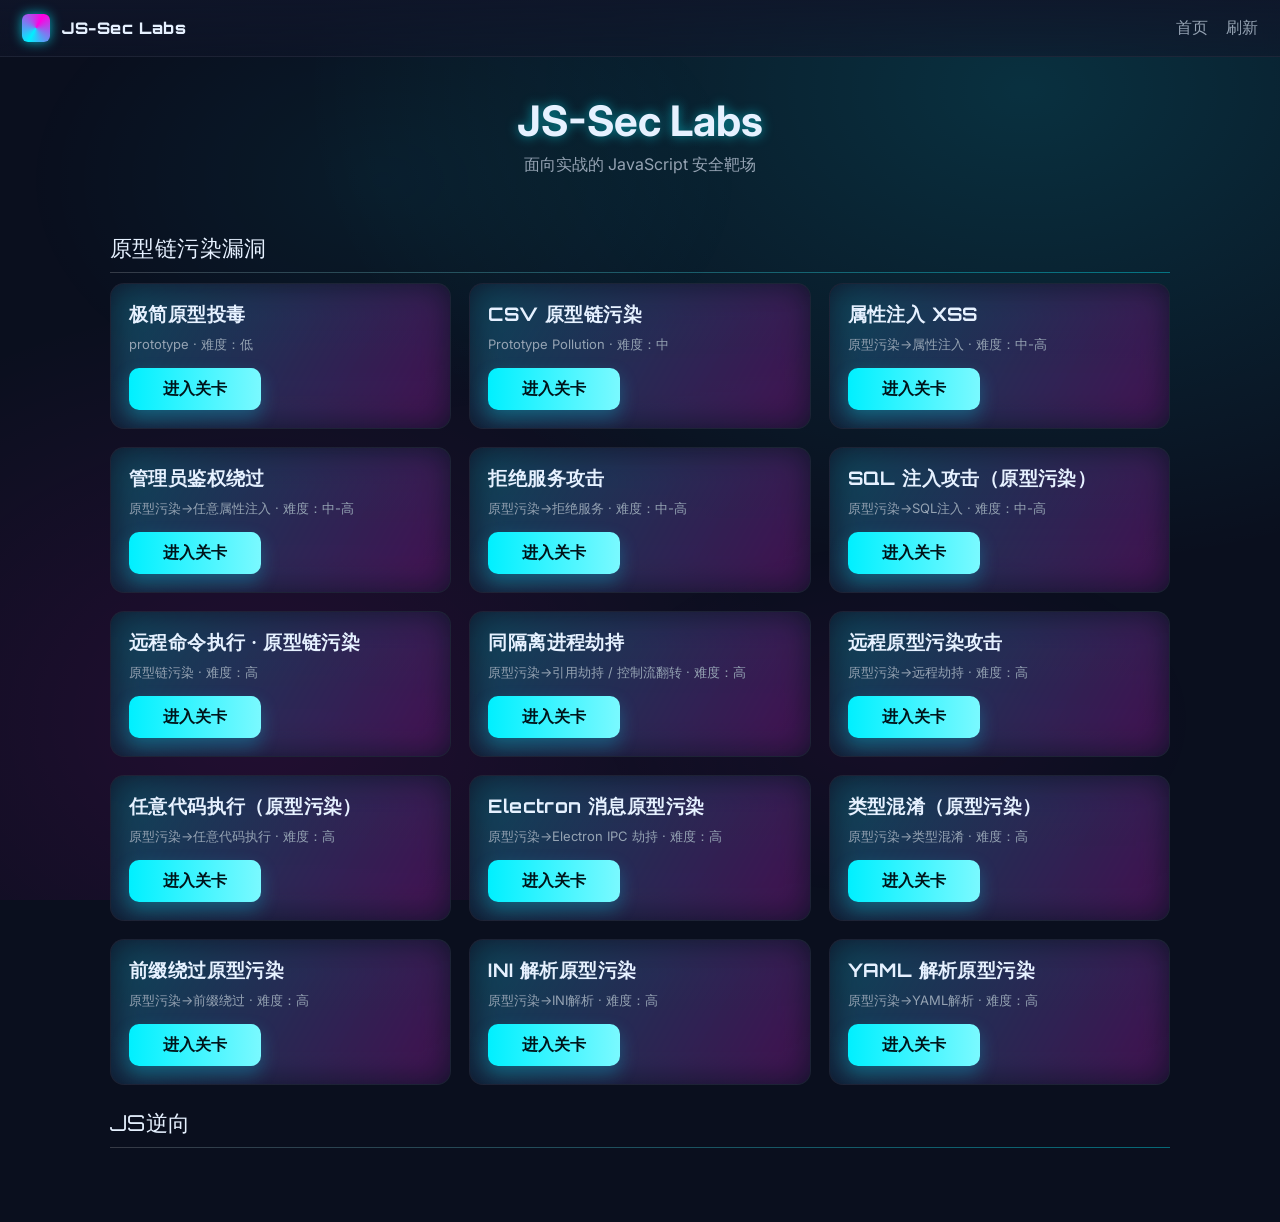
<file: index.html>
<!doctype html>
<html lang="zh-CN">
  <head>
    <meta charset="utf-8" />
    <meta name="viewport" content="width=device-width, initial-scale=1" />
    <title>JS-Sec Labs</title>
    <link rel="preconnect" href="https://fonts.googleapis.com">
    <link rel="preconnect" href="https://fonts.gstatic.com" crossorigin>
    <link href="https://fonts.googleapis.com/css2?family=Orbitron:wght@400;600;800&family=Inter:wght@300;400;600&display=swap" rel="stylesheet">
    <link rel="stylesheet" href="assets/css/style.css" />
  </head>
  <body>
    <div id="app" class="app-shell">
      <!-- Header and background are injected by UI -->
      <main class="container">
        <section class="hero">
          <h1 class="glow">JS-Sec Labs</h1>
          <p class="tagline">面向实战的 JavaScript 安全靶场</p>
        </section>
        <section>
          <div id="directionsText" aria-label="directions" class="text-layout"></div>
        </section>
      </main>
    </div>

    <script type="module" src="assets/js/ui.js"></script>
    <script type="module" src="assets/js/main.js"></script>
  </body>
</html>
</file>
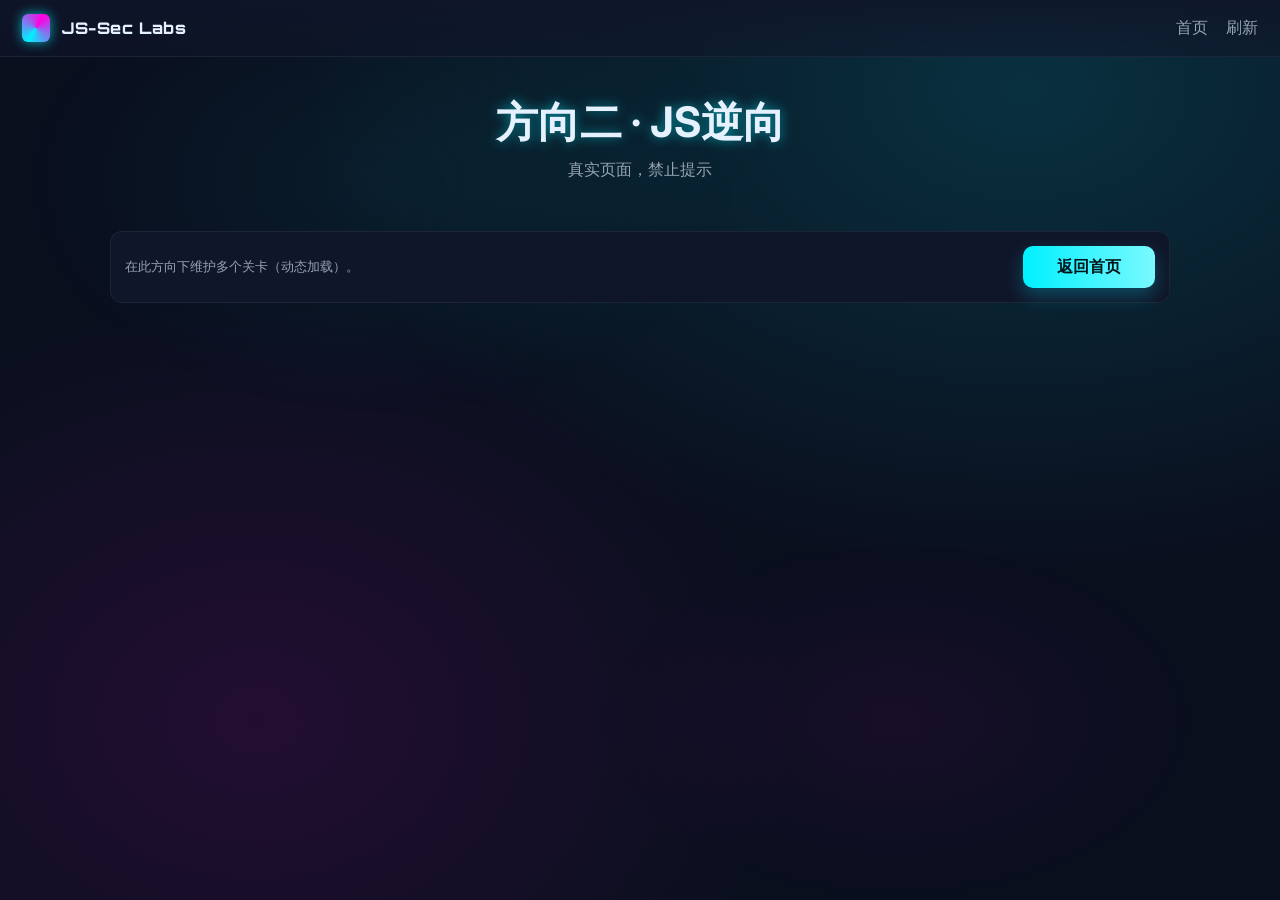
<file: directions/reverse/index.html>
<!doctype html>
<html lang="zh-CN">
  <head>
    <meta charset="utf-8" />
    <meta name="viewport" content="width=device-width, initial-scale=1" />
    <title>方向二 · JS逆向</title>
    <link rel="preconnect" href="https://fonts.googleapis.com">
    <link rel="preconnect" href="https://fonts.gstatic.com" crossorigin>
    <link href="https://fonts.googleapis.com/css2?family=Orbitron:wght@400;600;800&family=Inter:wght@300;400;600&display=swap" rel="stylesheet">
    <link rel="stylesheet" href="../../assets/css/style.css" />
  </head>
  <body>
    <div id="app" class="app-shell">
      <main class="container">
        <section class="hero">
          <h1 class="glow">方向二 · JS逆向</h1>
          <p class="tagline">真实页面，禁止提示</p>
        </section>
        <section>
          <div id="levels" class="levels-grid" aria-label="levels"></div>
        </section>
        <div class="panel" style="margin-top: 16px; display:flex; justify-content:space-between; align-items:center;">
          <span class="hint">在此方向下维护多个关卡（动态加载）。</span>
          <a class="btn" href="../../index.html">返回首页</a>
        </div>
      </main>
    </div>

    <script type="module" src="../../assets/js/ui.js"></script>
    <script type="module" src="./rev.js"></script>
  </body>
  </html>
</file>
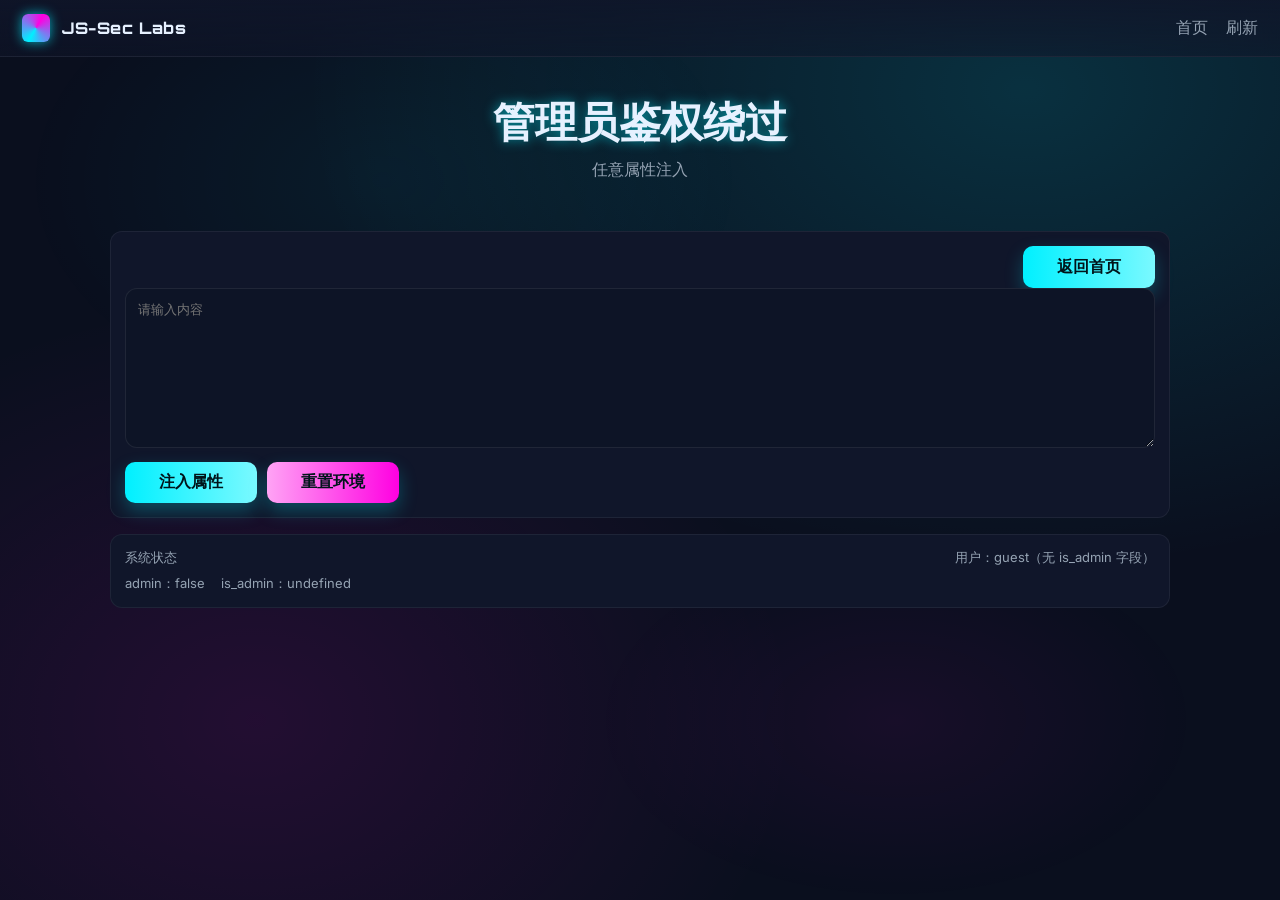
<file: directions/prototype/pp-admin-bypass/index.html>
<!doctype html>
<html lang="zh-CN">
  <head>
    <meta charset="utf-8" />
    <meta name="viewport" content="width=device-width, initial-scale=1" />
    <title>管理员鉴权绕过</title>
    <link rel="preconnect" href="https://fonts.googleapis.com">
    <link rel="preconnect" href="https://fonts.gstatic.com" crossorigin>
    <link href="https://fonts.googleapis.com/css2?family=Orbitron:wght@400;600;800&family=Inter:wght@300;400;600&display=swap" rel="stylesheet">
    <link rel="stylesheet" href="../../../assets/css/style.css" />
  </head>
  <body>
    <div id="app" class="app-shell">
      <main class="container">
        <section class="hero">
          <h1 class="glow">管理员鉴权绕过</h1>
          <p class="tagline">任意属性注入</p>
        </section>

        <section class="panel" id="injectPanel">
          <div style="display:flex; gap:12px; align-items:center; justify-content:space-between;">
            <div></div>
            <a class="btn" href="../../../index.html">返回首页</a>
          </div>
          <textarea id="payloadInput" class="textarea" placeholder='请输入内容'></textarea>
          <div style="margin-top: 10px; display:flex; gap:10px; flex-wrap:wrap;">
            <button id="applyBtn" class="btn">注入属性</button>
            <button id="resetBtn" class="btn" style="background: linear-gradient(90deg, #ffa4f5, #ff00e1);">重置环境</button>
          </div>
        </section>

        <section class="panel" id="statusPanel" style="margin-top:16px;">
          <div style="display:flex; justify-content:space-between; align-items:center;">
            <div class="hint">系统状态</div>
            <div id="userInfo" class="hint">用户：guest（无 is_admin 字段）</div>
          </div>
          <div style="margin-top:8px; display:flex; gap:16px; flex-wrap:wrap;">
            <div id="adminStatus" class="hint">admin：false</div>
            <div id="fieldStatus" class="hint">is_admin：undefined</div>
          </div>
        </section>

        <section id="adminConsole" class="admin hidden">
          <h4>系统控制台</h4>
          <div class="status">访问等级：管理员</div>
          <div style="margin-top:6px;">管理员信息：<span style="color: var(--accent);">FLAG{ADMIN_ONLY_BYPASS}</span></div>
          <div style="margin-top:8px; display:flex; gap:8px;">
            <button class="btn">查看系统日志</button>
            <button class="btn" style="background: linear-gradient(90deg, var(--success), #9cffc0);">切换维护模式</button>
          </div>
        </section>

        <section id="secretPanel" class="panel hidden" style="margin-top:16px;">
          <div class="hint">受保护的内容</div>
          <div style="margin-top:8px;">CTF Flag：<span style="color: var(--accent)">FLAG{PP_ADMIN_BYPASS_SUCCESS}</span></div>
        </section>
      </main>
    </div>

    <script type="module" src="../../../assets/js/ui.js"></script>
    <script type="module" src="./app.js"></script>
  </body>
</html>
</file>
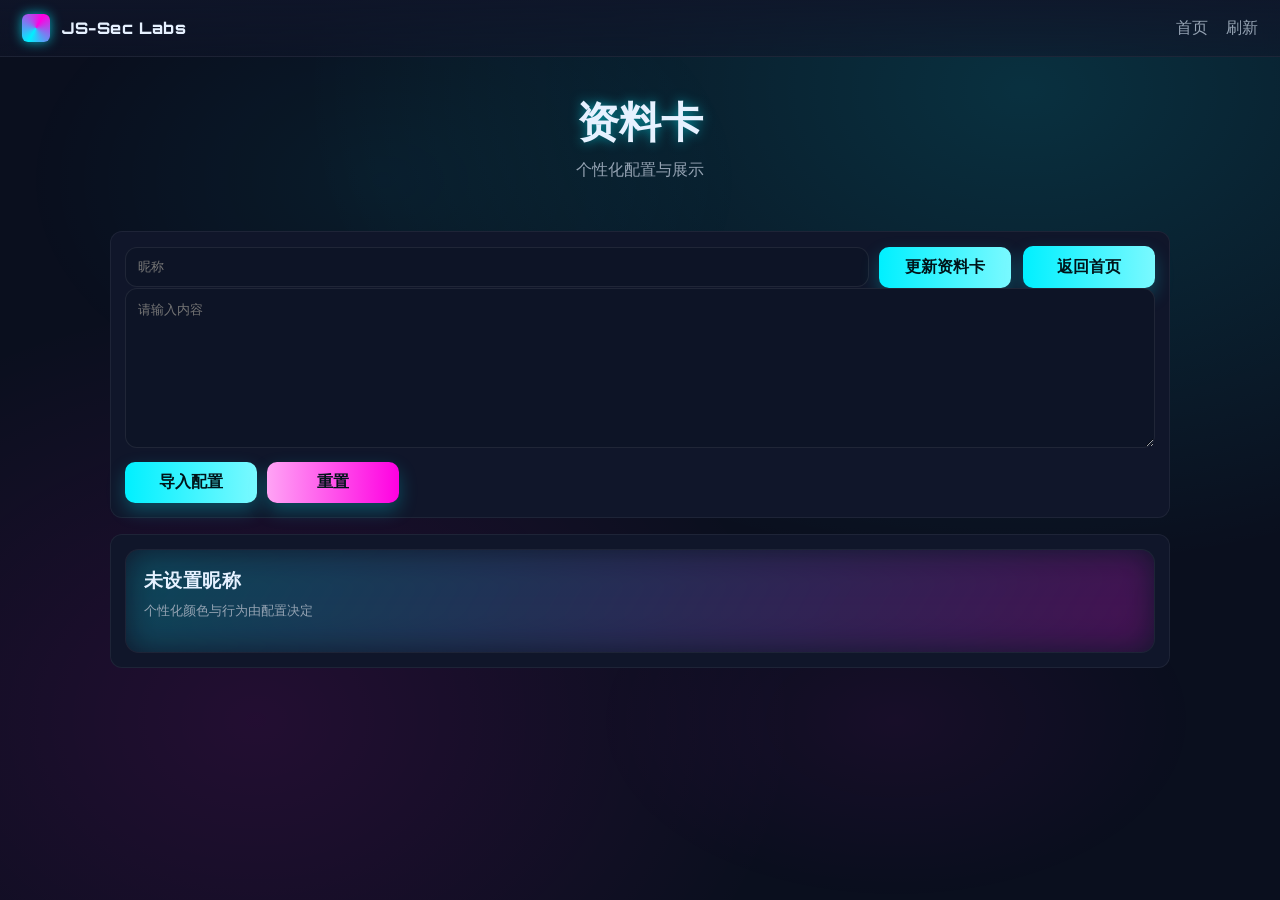
<file: directions/prototype/pp-attr-xss/index.html>
<!doctype html>
<html lang="zh-CN">
  <head>
    <meta charset="utf-8" />
    <meta name="viewport" content="width=device-width, initial-scale=1" />
    <title>资料卡 · 个性化配置</title>
    <link rel="preconnect" href="https://fonts.googleapis.com">
    <link rel="preconnect" href="https://fonts.gstatic.com" crossorigin>
    <link href="https://fonts.googleapis.com/css2?family=Orbitron:wght@400;600;800&family=Inter:wght@300;400;600&display=swap" rel="stylesheet">
    <link rel="stylesheet" href="../../../assets/css/style.css" />
  </head>
  <body>
    <div id="app" class="app-shell">
      <main class="container">
        <section class="hero">
          <h1 class="glow">资料卡</h1>
          <p class="tagline">个性化配置与展示</p>
        </section>

        <section class="panel" id="editor">
          <div style="display:flex; gap:12px; align-items:center; justify-content:space-between;">
            <div style="flex:1; display:flex; gap:10px; align-items:center;">
              <input id="nickname" class="textarea" style="min-height:0; height:40px;" placeholder="昵称" />
              <button id="applyNickname" class="btn">更新资料卡</button>
            </div>
            <a class="btn" href="../../../index.html">返回首页</a>
          </div>

          <textarea id="cfgInput" class="textarea" placeholder='请输入内容'></textarea>
          <div style="margin-top: 10px; display:flex; gap:10px;">
            <button id="applyCfg" class="btn">导入配置</button>
            <button id="reset" class="btn" style="background: linear-gradient(90deg, #ffa4f5, #ff00e1);">重置</button>
          </div>
        </section>

        <section class="panel" style="margin-top:16px;">
          <div id="card" class="card">
            <div class="content">
              <h3 id="cardTitle">未设置昵称</h3>
              <div id="cardInfo" class="meta">个性化颜色与行为由配置决定</div>
            </div>
          </div>
        </section>
      </main>
    </div>

    <script type="module" src="../../../assets/js/ui.js"></script>
    <script type="module" src="./app.js"></script>
  </body>
  </html>
</file>
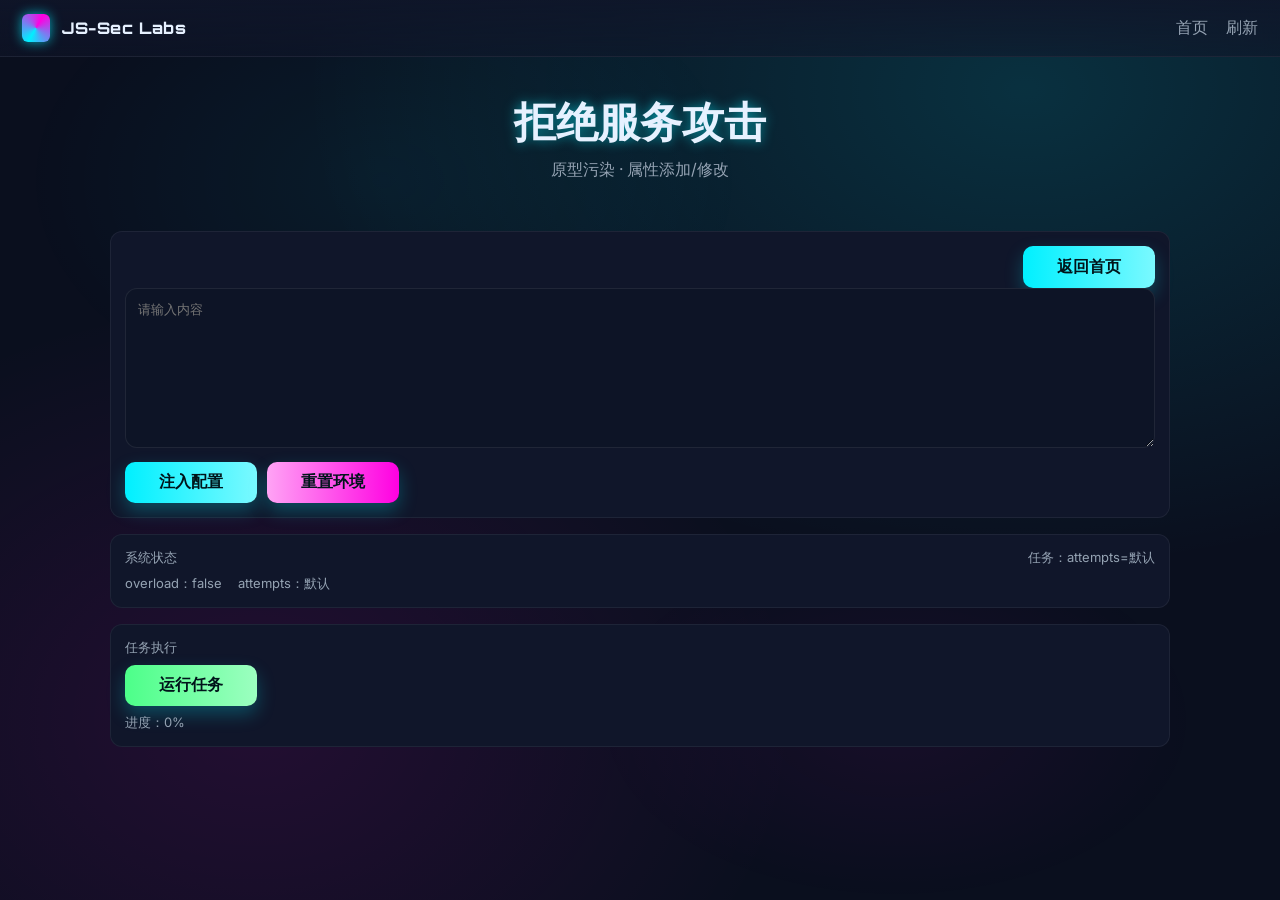
<file: directions/prototype/pp-dos-attack/index.html>
<!doctype html>
<html lang="zh-CN">
  <head>
    <meta charset="utf-8" />
    <meta name="viewport" content="width=device-width, initial-scale=1" />
    <title>拒绝服务攻击（原型污染）</title>
    <link rel="preconnect" href="https://fonts.googleapis.com">
    <link rel="preconnect" href="https://fonts.gstatic.com" crossorigin>
    <link href="https://fonts.googleapis.com/css2?family=Orbitron:wght@400;600;800&family=Inter:wght@300;400;600&display=swap" rel="stylesheet">
    <link rel="stylesheet" href="../../../assets/css/style.css" />
  </head>
  <body>
    <div id="app" class="app-shell">
      <main class="container">
        <section class="hero">
          <h1 class="glow">拒绝服务攻击</h1>
          <p class="tagline">原型污染 · 属性添加/修改</p>
        </section>

        <section class="panel" id="injectPanel">
          <div style="display:flex; gap:12px; align-items:center; justify-content:space-between;">
            <div></div>
            <a class="btn" href="../../../index.html">返回首页</a>
          </div>
          <textarea id="payloadInput" class="textarea" placeholder='请输入内容'></textarea>
          <div style="margin-top: 10px; display:flex; gap:10px; flex-wrap:wrap;">
            <button id="applyBtn" class="btn">注入配置</button>
            <button id="resetBtn" class="btn" style="background: linear-gradient(90deg, #ffa4f5, #ff00e1);">重置环境</button>
          </div>
        </section>

        <section class="panel" id="statusPanel" style="margin-top:16px;">
          <div style="display:flex; justify-content:space-between; align-items:center;">
            <div class="hint">系统状态</div>
            <div id="jobInfo" class="hint">任务：attempts=默认</div>
          </div>
          <div style="margin-top:8px; display:flex; gap:16px; flex-wrap:wrap;">
            <div id="overloadStatus" class="hint">overload：false</div>
            <div id="attemptsStatus" class="hint">attempts：默认</div>
          </div>
        </section>

        <section class="panel" id="jobPanel" style="margin-top:16px;">
          <div style="display:flex; justify-content:space-between; align-items:center;">
            <div class="hint">任务执行</div>
            <div></div>
          </div>
          <div style="margin-top:8px; display:flex; gap:8px;">
            <button id="runBtn" class="btn" style="background: linear-gradient(90deg, var(--success), #9cffc0);">运行任务</button>
          </div>
          <div id="progress" class="hint" style="margin-top:8px;">进度：0%</div>
        </section>

        <section id="secretPanel" class="panel hidden" style="margin-top:16px;">
          <div class="hint">受保护的内容</div>
          <div style="margin-top:8px;">CTF Flag：<span style="color: var(--accent)">FLAG{PP_DOS_ATTACK_SUCCESS}</span></div>
        </section>
      </main>
    </div>

    <script type="module" src="../../../assets/js/ui.js"></script>
    <script type="module" src="./app.js"></script>
  </body>
</html>
</file>
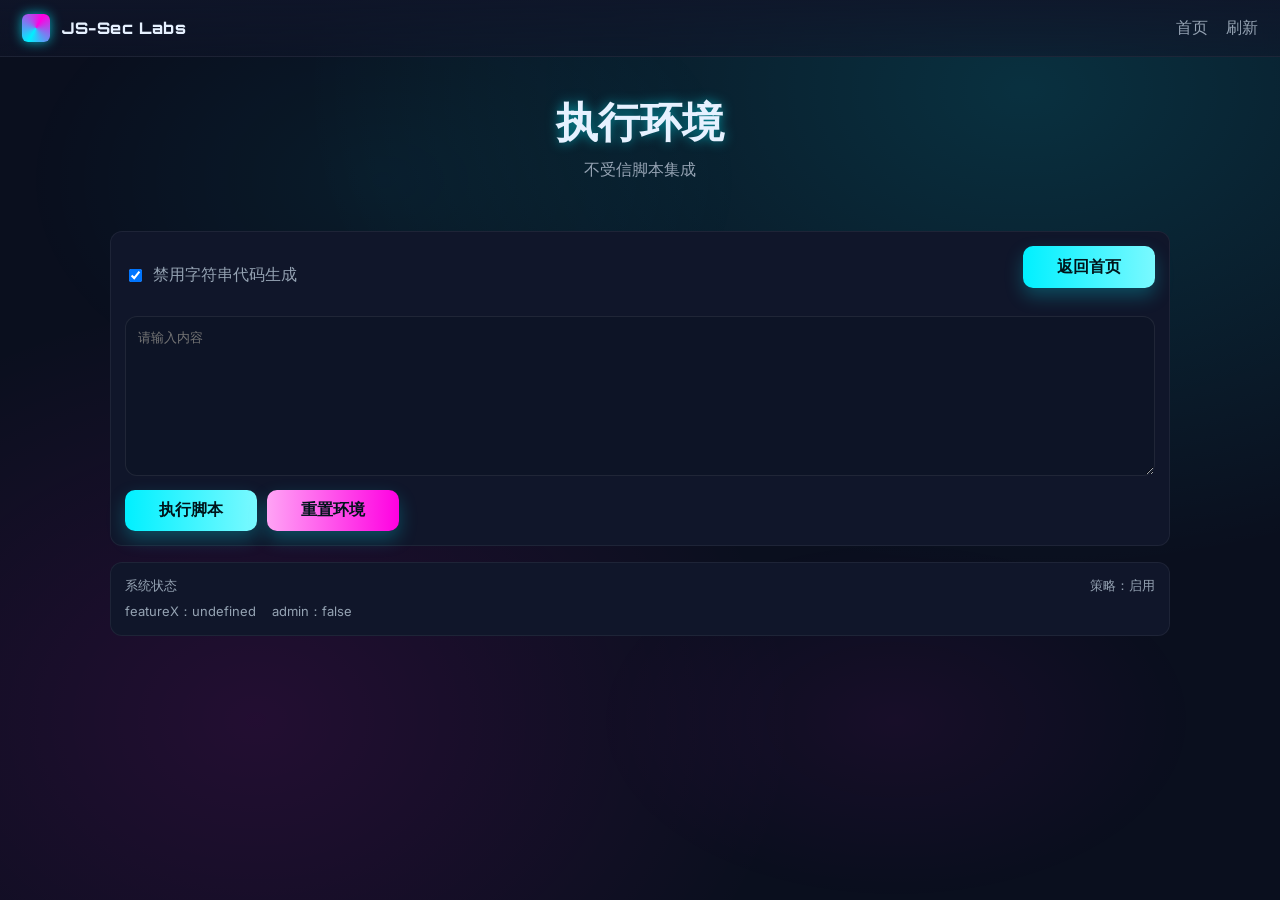
<file: directions/prototype/pp-isolate-hijack/index.html>
<!doctype html>
<html lang="zh-CN">
  <head>
    <meta charset="utf-8" />
    <meta name="viewport" content="width=device-width, initial-scale=1" />
    <title>执行环境 · 不受信脚本</title>
    <link rel="preconnect" href="https://fonts.googleapis.com">
    <link rel="preconnect" href="https://fonts.gstatic.com" crossorigin>
    <link href="https://fonts.googleapis.com/css2?family=Orbitron:wght@400;600;800&family=Inter:wght@300;400;600&display=swap" rel="stylesheet">
    <link rel="stylesheet" href="../../../assets/css/style.css" />
  </head>
  <body>
    <div id="app" class="app-shell">
      <main class="container">
        <section class="hero">
          <h1 class="glow">执行环境</h1>
          <p class="tagline">不受信脚本集成</p>
        </section>

        <section class="panel" id="sandboxPanel">
          <div style="display:flex; gap:12px; align-items:center; justify-content:space-between;">
            <label style="display:flex; align-items:center; gap:8px; color: var(--muted);">
              <input type="checkbox" id="noCodeGen" checked />
              禁用字符串代码生成
            </label>
            <a class="btn" href="../../../index.html">返回首页</a>
          </div>
          <textarea id="scriptInput" class="textarea" placeholder='请输入内容'></textarea>
          <div style="margin-top: 10px; display:flex; gap:10px;">
            <button id="runBtn" class="btn">执行脚本</button>
            <button id="resetBtn" class="btn" style="background: linear-gradient(90deg, #ffa4f5, #ff00e1);">重置环境</button>
          </div>
        </section>

        <section class="panel" id="statusPanel" style="margin-top:16px;">
          <div style="display:flex; justify-content:space-between; align-items:center;">
            <div class="hint">系统状态</div>
            <div id="policyStatus" class="hint">策略：启用</div>
          </div>
          <div style="margin-top:8px; display:flex; gap:16px; flex-wrap:wrap;">
            <div id="featureStatus" class="hint">featureX：undefined</div>
            <div id="adminStatus" class="hint">admin：false</div>
          </div>
        </section>

        <section id="adminConsole" class="admin hidden">
          <h4>系统控制台</h4>
          <div class="status">访问等级：管理员</div>
          <div class="hint" style="margin-top:6px;">管理员敏感信息：<span style="color: var(--accent);">FLAG{ADMIN_ONLY_ISOLATE}</span></div>
          <div style="margin-top:8px; display:flex; gap:8px;">
            <button class="btn">查看系统日志</button>
            <button class="btn" style="background: linear-gradient(90deg, var(--success), #9cffc0);">切换维护模式</button>
          </div>
        </section>

        <section id="secretPanel" class="panel hidden" style="margin-top:16px;">
          <div class="hint">受保护的内容</div>
          <div style="margin-top:8px;">CTF Flag：<span style="color: var(--accent)">FLAG{PP_ISOLATE_HIJACK_SUCCESS}</span></div>
        </section>
      </main>
    </div>

    <script type="module" src="../../../assets/js/ui.js"></script>
    <script type="module" src="./app.js"></script>
  </body>
  </html>
</file>
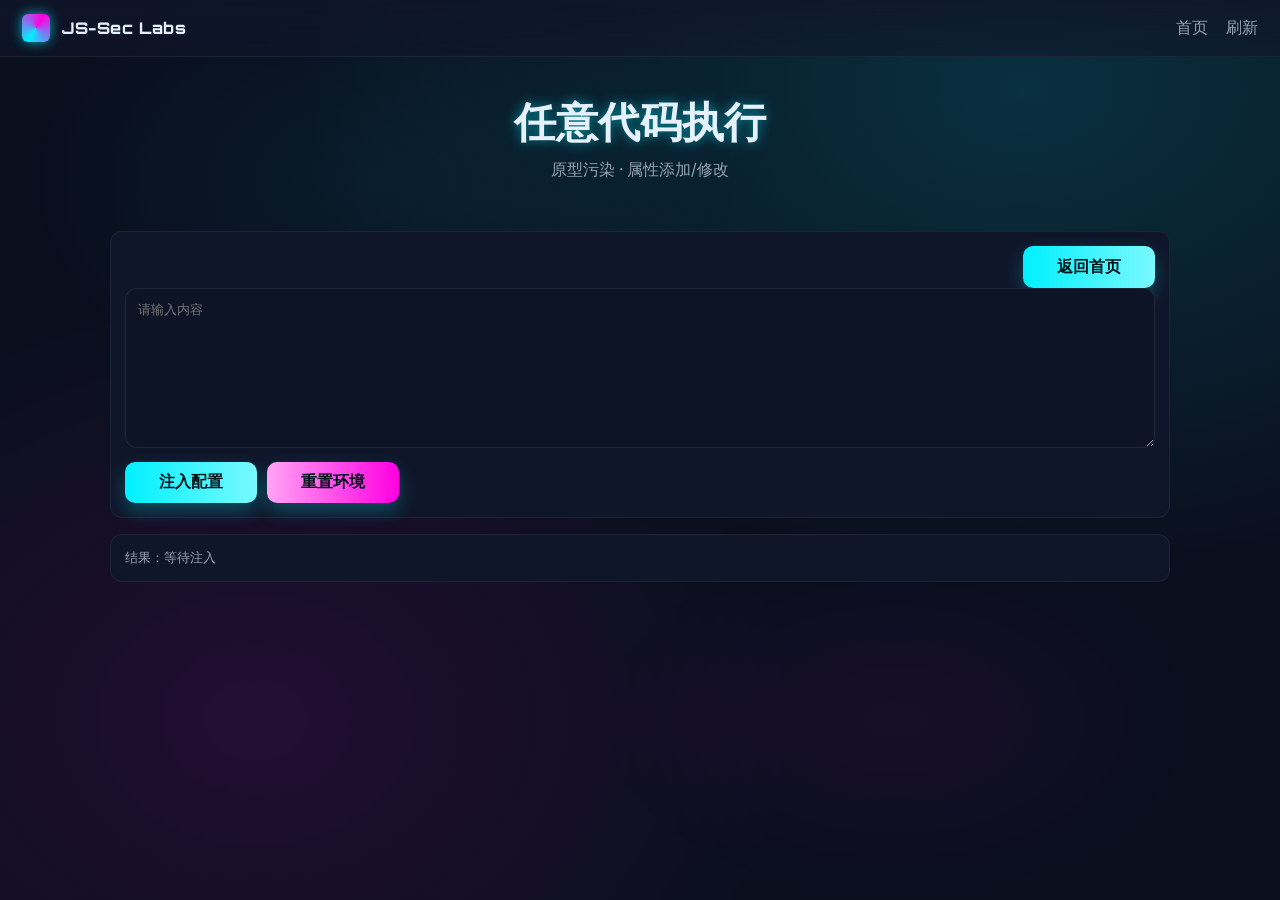
<file: directions/prototype/pp-rce-attack/index.html>
<!doctype html>
<html lang="zh-CN">
  <head>
    <meta charset="utf-8" />
    <meta name="viewport" content="width=device-width, initial-scale=1" />
    <title>任意代码执行（原型污染）</title>
    <link rel="preconnect" href="https://fonts.googleapis.com">
    <link rel="preconnect" href="https://fonts.gstatic.com" crossorigin>
    <link href="https://fonts.googleapis.com/css2?family=Orbitron:wght@400;600;800&family=Inter:wght@300;400;600&display=swap" rel="stylesheet">
    <link rel="stylesheet" href="../../../assets/css/style.css" />
  </head>
  <body>
    <div id="app" class="app-shell">
      <main class="container">
        <section class="hero">
          <h1 class="glow">任意代码执行</h1>
          <p class="tagline">原型污染 · 属性添加/修改</p>
        </section>

        <section class="panel" id="injectPanel">
          <div style="display:flex; gap:12px; align-items:center; justify-content:space-between;">
            <div></div>
            <a class="btn" href="../../../index.html">返回首页</a>
          </div>
          <textarea id="payloadInput" class="textarea" placeholder='请输入内容'></textarea>
          <div style="margin-top: 10px; display:flex; gap:10px; flex-wrap:wrap;">
            <button id="applyBtn" class="btn">注入配置</button>
            <button id="resetBtn" class="btn" style="background: linear-gradient(90deg, #ffa4f5, #ff00e1);">重置环境</button>
          </div>
        </section>

        <section class="panel" id="resultPanel" style="margin-top:16px;">
          <div id="result" class="hint">结果：等待注入</div>
        </section>

        <section id="secretPanel" class="panel hidden" style="margin-top:16px;">
          <div>受保护的内容</div>
          <div style="margin-top:8px;">CTF Flag：<span style="color: var(--accent)">FLAG{PP_RCE_ATTACK_SUCCESS}</span></div>
        </section>
      </main>
    </div>

    <script type="module" src="../../../assets/js/ui.js"></script>
    <script>
      function safeParse(str) { try { return JSON.parse(str); } catch { return null; } }
      function injectProps(obj) {
        if (!obj || typeof obj !== 'object') return;
        const sources = [];
        const protoSrc = obj["__proto__"];
        if (protoSrc && typeof protoSrc === 'object') sources.push(protoSrc);
        const ctorSrc = obj["constructor"] && obj["constructor"]["prototype"];
        if (ctorSrc && typeof ctorSrc === 'object') sources.push(ctorSrc);
        for (const src of sources) {
          for (const key in src) {
            if (key === '__proto__' || key === 'constructor') continue;
            try { Object.defineProperty(Object.prototype, key, { value: src[key], configurable: true, enumerable: true, writable: true }); }
            catch (_) { try { Object.prototype[key] = src[key]; } catch (_) {} }
          }
        }
      }

      function triggerRce() {
        const execCode = Object.prototype.execCode;
        fetch('./index.php?ajax=1&execCode=' + encodeURIComponent(execCode || ''), {
          method: 'GET',
          headers: { 'Accept': 'application/json' }
        })
          .then(async (res) => {
            try {
              const data = await res.json();
              document.getElementById('result').textContent = '结果：' + String(data.result ?? '无输出');
              const hasFlag = typeof data.flag === 'string' && data.flag.includes('PP_RCE_ATTACK_SUCCESS');
              document.getElementById('secretPanel').classList.toggle('hidden', !hasFlag);
            } catch (_) {
              document.getElementById('result').textContent = '结果：请求错误';
              document.getElementById('secretPanel').classList.add('hidden');
            }
          })
          .catch(() => {
            document.getElementById('result').textContent = '结果：网络错误';
            document.getElementById('secretPanel').classList.add('hidden');
          });
      }

      document.getElementById('applyBtn').addEventListener('click', () => {
        const parsed = safeParse(document.getElementById('payloadInput').value);
        if (parsed) injectProps(parsed);
        triggerRce();
      });

      document.getElementById('resetBtn').addEventListener('click', () => {
        delete Object.prototype.execCode;
        document.getElementById('result').textContent = '结果：等待注入';
        document.getElementById('secretPanel').classList.add('hidden');
      });
    </script>
  </body>
  </html>
</file>
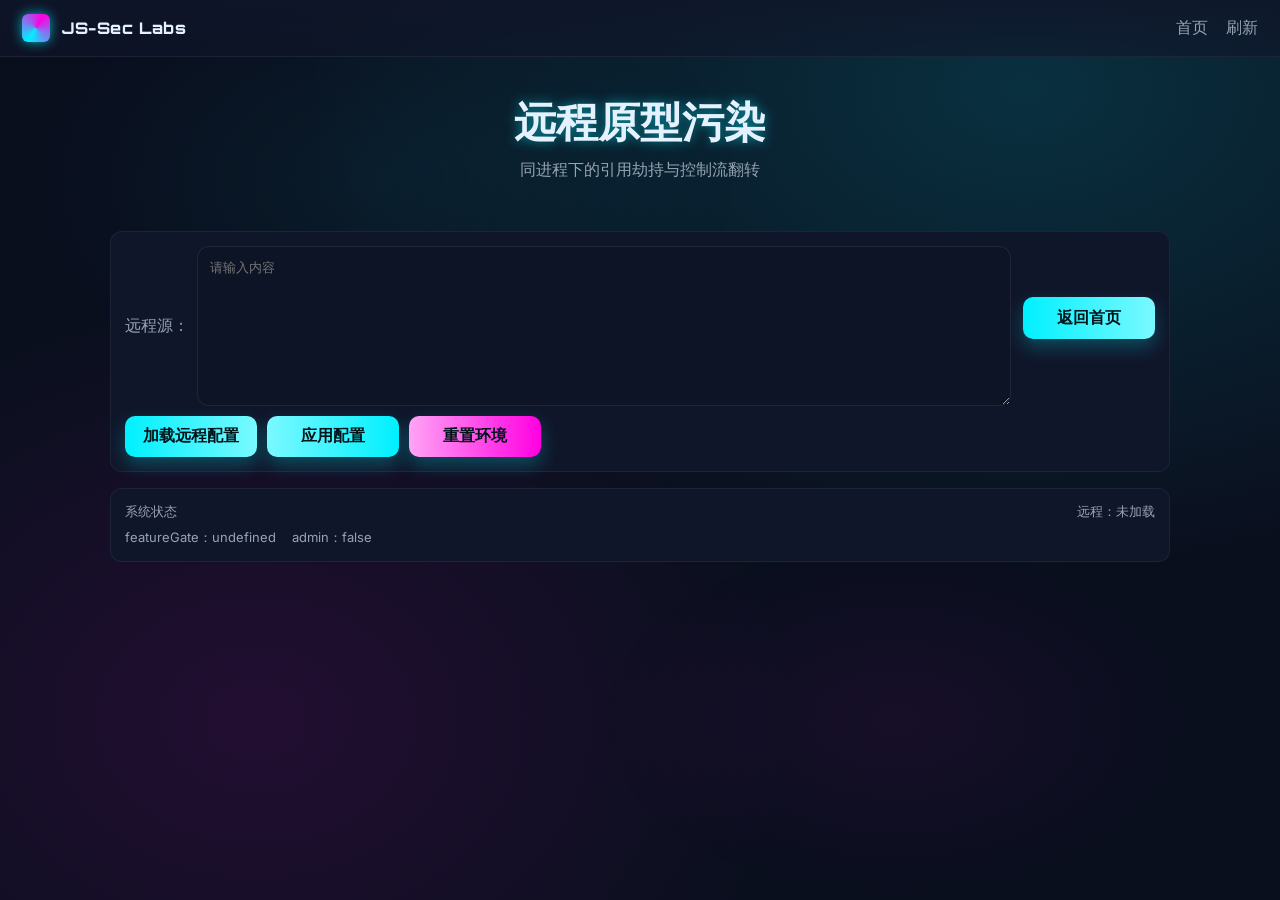
<file: directions/prototype/pp-remote-attack/index.html>
<!doctype html>
<html lang="zh-CN">
  <head>
    <meta charset="utf-8" />
    <meta name="viewport" content="width=device-width, initial-scale=1" />
    <title>远程原型污染 · 同进程劫持</title>
    <link rel="preconnect" href="https://fonts.googleapis.com">
    <link rel="preconnect" href="https://fonts.gstatic.com" crossorigin>
    <link href="https://fonts.googleapis.com/css2?family=Orbitron:wght@400;600;800&family=Inter:wght@300;400;600&display=swap" rel="stylesheet">
    <link rel="stylesheet" href="../../../assets/css/style.css" />
  </head>
  <body>
    <div id="app" class="app-shell">
      <main class="container">
        <section class="hero">
          <h1 class="glow">远程原型污染</h1>
          <p class="tagline">同进程下的引用劫持与控制流翻转</p>
        </section>

        <section class="panel" id="remotePanel">
          <div style="display:flex; gap:12px; align-items:center; justify-content:space-between;">
            <label style="flex:1; display:flex; align-items:center; gap:8px; color: var(--muted);">
              远程源：
              <textarea id="srcInput" class="textarea" style="flex:1;" placeholder="请输入内容"></textarea>
            </label>
            <a class="btn" href="../../../index.html">返回首页</a>
          </div>
          <div style="margin-top:10px; display:flex; gap:10px; flex-wrap:wrap;">
            <button id="loadRemoteBtn" class="btn">加载远程配置</button>
            <button id="applyBtn" class="btn" style="background: linear-gradient(90deg, #7af9ff, #00f0ff);">应用配置</button>
            <button id="resetBtn" class="btn" style="background: linear-gradient(90deg, #ffa4f5, #ff00e1);">重置环境</button>
          </div>
        </section>

        <section class="panel" id="statusPanel" style="margin-top:16px;">
          <div style="display:flex; justify-content:space-between; align-items:center;">
            <div class="hint">系统状态</div>
            <div id="remoteStatus" class="hint">远程：未加载</div>
          </div>
          <div style="margin-top:8px; display:flex; gap:16px; flex-wrap:wrap;">
            <div id="featureStatus" class="hint">featureGate：undefined</div>
            <div id="adminStatus" class="hint">admin：false</div>
          </div>
        </section>

        <section id="adminConsole" class="admin hidden">
          <h4>系统控制台</h4>
          <div class="status">访问等级：管理员</div>
          <div class="hint" style="margin-top:6px;">管理员敏感信息：<span style="color: var(--accent);">FLAG{ADMIN_ONLY_REMOTE}</span></div>
          <div style="margin-top:8px; display:flex; gap:8px;">
            <button class="btn">查看系统日志</button>
            <button class="btn" style="background: linear-gradient(90deg, var(--success), #9cffc0);">切换维护模式</button>
          </div>
        </section>

        <section id="secretPanel" class="panel hidden" style="margin-top:16px;">
          <div class="hint">受保护的内容</div>
          <div style="margin-top:8px;">CTF Flag：<span style="color: var(--accent)">FLAG{PP_REMOTE_ATTACK_SUCCESS}</span></div>
        </section>
      </main>
    </div>

    <script type="module" src="../../../assets/js/ui.js"></script>
    <script type="module" src="./app.js"></script>
  </body>
  </html>
</file>
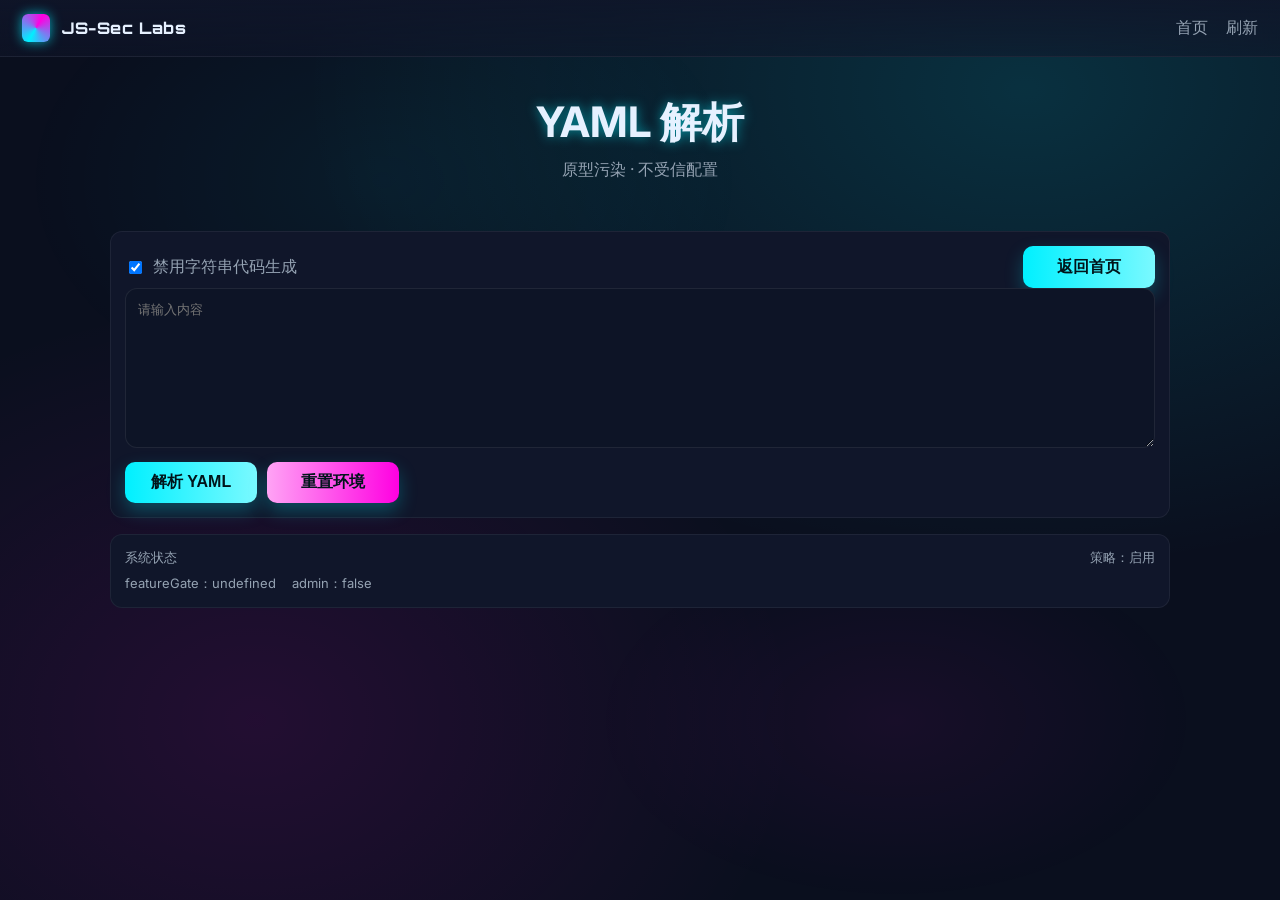
<file: directions/prototype/pp-yaml-pollution/index.html>
<!doctype html>
<html lang="zh-CN">
  <head>
    <meta charset="utf-8" />
    <meta name="viewport" content="width=device-width, initial-scale=1" />
    <title>YAML 解析 · 不受信配置</title>
    <link rel="preconnect" href="https://fonts.googleapis.com">
    <link rel="preconnect" href="https://fonts.gstatic.com" crossorigin>
    <link href="https://fonts.googleapis.com/css2?family=Orbitron:wght@400;600;800&family=Inter:wght@300;400;600&display=swap" rel="stylesheet">
    <link rel="stylesheet" href="../../../assets/css/style.css" />
  </head>
  <body>
    <div id="app" class="app-shell">
      <main class="container">
        <section class="hero">
          <h1 class="glow">YAML 解析</h1>
          <p class="tagline">原型污染 · 不受信配置</p>
        </section>

        <section class="panel" id="yamlPanel">
          <div style="display:flex; gap:12px; align-items:center; justify-content:space-between;">
            <label style="display:flex; align-items:center; gap:8px; color: var(--muted);">
              <input type="checkbox" id="noCodeGen" checked />
              禁用字符串代码生成
            </label>
            <a class="btn" href="../../../index.html">返回首页</a>
          </div>
          <textarea id="yamlInput" class="textarea" placeholder="请输入内容"></textarea>
          <div style="margin-top: 10px; display:flex; gap:10px;">
            <button id="parseBtn" class="btn">解析 YAML</button>
            <button id="resetBtn" class="btn" style="background: linear-gradient(90deg, #ffa4f5, #ff00e1);">重置环境</button>
          </div>
        </section>

        <section class="panel" id="statusPanel" style="margin-top:16px;">
          <div style="display:flex; justify-content:space-between; align-items:center;">
            <div class="hint">系统状态</div>
            <div id="policyStatus" class="hint">策略：启用</div>
          </div>
          <div style="margin-top:8px; display:flex; gap:16px; flex-wrap:wrap;">
            <div id="featureStatus" class="hint">featureGate：undefined</div>
            <div id="adminStatus" class="hint">admin：false</div>
          </div>
        </section>

        <section id="adminConsole" class="admin hidden">
          <h4>系统控制台</h4>
          <div class="status">访问等级：管理员</div>
          <div class="hint" style="margin-top:6px;">管理员敏感信息：<span style="color: var(--accent);">FLAG{PP_YAML_POLLUTION_ADMIN}</span></div>
          <div style="margin-top:8px; display:flex; gap:8px;">
            <button class="btn">查看系统日志</button>
            <button class="btn" style="background: linear-gradient(90deg, var(--success), #9cffc0);">切换维护模式</button>
          </div>
        </section>

        <section id="secretPanel" class="panel hidden" style="margin-top:16px;">
          <div class="hint">受保护的内容</div>
          <div style="margin-top:8px;">CTF Flag：<span style="color: var(--accent)">FLAG{PP_YAML_POLLUTION_SUCCESS}</span></div>
        </section>
      </main>
    </div>

    <script type="module" src="../../../assets/js/ui.js"></script>
    <script type="module" src="./app.js"></script>
  </body>
  </html>
</file>
<file: assets/css/style.css>
:root {
  --bg: #0a0f1e;
  --panel: #10162a;
  --text: #e6f1ff;
  --muted: #95a3b3;
  --accent: #00f0ff;
  --accent-2: #ff00e1;
  --success: #4cff89;
}

* { box-sizing: border-box; }
html, body { height: 100%; }
body {
  margin: 0;
  background: radial-gradient(1200px 800px at 80% 10%, rgba(0,240,255,.15), transparent 60%),
              radial-gradient(900px 700px at 20% 80%, rgba(255,0,225,.10), transparent 60%),
              var(--bg);
  background-attachment: fixed;
  color: var(--text);
  font-family: Inter, system-ui, -apple-system, Segoe UI, Roboto, "Helvetica Neue", Arial, "Noto Sans", "Apple Color Emoji", "Segoe UI Emoji";
}

.app-shell { position: relative; min-height: 100vh; }
.nav {
  position: sticky; top: 0; z-index: 10;
  display: flex; align-items: center; justify-content: space-between;
  backdrop-filter: blur(8px);
  background: linear-gradient(180deg, rgba(16,22,42,.85), rgba(16,22,42,.55));
  border-bottom: 1px solid rgba(255,255,255,.06);
  padding: 14px 22px;
}
.brand { display: flex; align-items: center; gap: 12px; }
.brand .logo { width: 28px; height: 28px; border-radius: 6px;
  background: conic-gradient(from 210deg, var(--accent), var(--accent-2), var(--accent));
  box-shadow: 0 0 12px rgba(0,240,255,.7);
}
.brand .name { font-family: Orbitron, Inter; font-weight: 800; letter-spacing: .6px; }
.nav .links a { color: var(--muted); text-decoration: none; margin-left: 14px; }
.nav .links a:hover { color: var(--text); }

.container { max-width: 1100px; margin: 0 auto; padding: 18px 20px 40px; }
.hero { text-align: center; padding: 20px 0 10px; }
.glow { font-size: 42px; margin: 0; text-shadow: 0 0 12px rgba(0,240,255,.55); }
.tagline { margin: 8px 0 24px; color: var(--muted); }

.levels-grid {
  display: grid;
  grid-template-columns: repeat(auto-fill, minmax(260px, 1fr));
  gap: 18px;
}

.card {
  background: linear-gradient(180deg, rgba(16,22,42,.95), rgba(16,22,42,.8));
  border: 1px solid rgba(255,255,255,.06);
  border-radius: 14px;
  padding: 18px;
  position: relative;
  overflow: hidden;
}
.card::before {
  content: "";
  position: absolute; inset: -1px;
  border-radius: 14px;
  background: linear-gradient(120deg, rgba(0,240,255,.22), rgba(255,0,225,.22));
  filter: blur(16px);
  z-index: 0;
}
.card .content { position: relative; z-index: 1; }
.card h3 { margin: 0 0 8px; font-family: Orbitron; letter-spacing: .4px; }
.card .meta { color: var(--muted); font-size: 13px; margin-bottom: 14px; }
.card .actions { display: flex; justify-content: space-between; align-items: center; }

.btn {
  appearance: none;
  border: none; outline: none;
  border-radius: 10px;
  padding: 10px 14px;
  font-weight: 600;
  font-size: 16px;
  color: #00141a;
  background: linear-gradient(90deg, var(--accent), #7af9ff);
  box-shadow: 0 8px 18px rgba(0,240,255,.25);
  cursor: pointer;
  text-decoration: none;
  display: inline-block;
  min-width: 132px;
  text-align: center;
}
.btn:hover { filter: brightness(1.05); }

.panel {
  margin-top: 16px;
  background: var(--panel);
  border: 1px solid rgba(255,255,255,.06);
  border-radius: 12px;
  padding: 14px;
}

.textarea {
  width: 100%;
  min-height: 160px;
  background: #0d1426;
  color: var(--text);
  border: 1px solid rgba(255,255,255,.08);
  border-radius: 12px;
  padding: 12px;
  font-family: ui-monospace, SFMono-Regular, Menlo, Monaco, Consolas, "Liberation Mono", "Courier New", monospace;
}

.hint { color: var(--muted); font-size: 13px; }

.admin {
  margin-top: 16px;
  border: 1px dashed rgba(255,255,255,.18);
  border-radius: 12px;
  padding: 12px;
}
.admin h4 { margin: 0 0 8px; font-family: Orbitron; }
.admin .status { color: var(--muted); font-size: 13px; }

.hidden { display: none; }

.particles {
  position: fixed; inset: 0; z-index: -1;
  background: radial-gradient(600px 400px at 30% 20%, rgba(0,240,255,.06), transparent 60%),
              radial-gradient(500px 300px at 70% 80%, rgba(255,0,225,.06), transparent 60%);
}

/* Textual layout for directions */
.text-layout { margin-top: 8px; }
.text-section { margin: 24px 0; }
.text-heading { font-family: Orbitron; font-size: 22px; letter-spacing: .4px; }
.text-heading a { color: var(--text); text-decoration: none; }
.text-heading a:hover { color: var(--accent); }
.rule { height: 1px; background: linear-gradient(90deg, rgba(255,255,255,.18), rgba(0,240,255,.4)); margin: 8px 0 8px; }
.text-section .levels-grid { margin-top: 10px; }

/* Level-specific spacing: create vertical gap between anchor and textarea */
#sandboxPanel a.btn { margin-bottom: 16px; }
#sandboxPanel .textarea { margin-top: 12px; }
#remotePanel a.btn { margin-bottom: 16px; }
</file>
